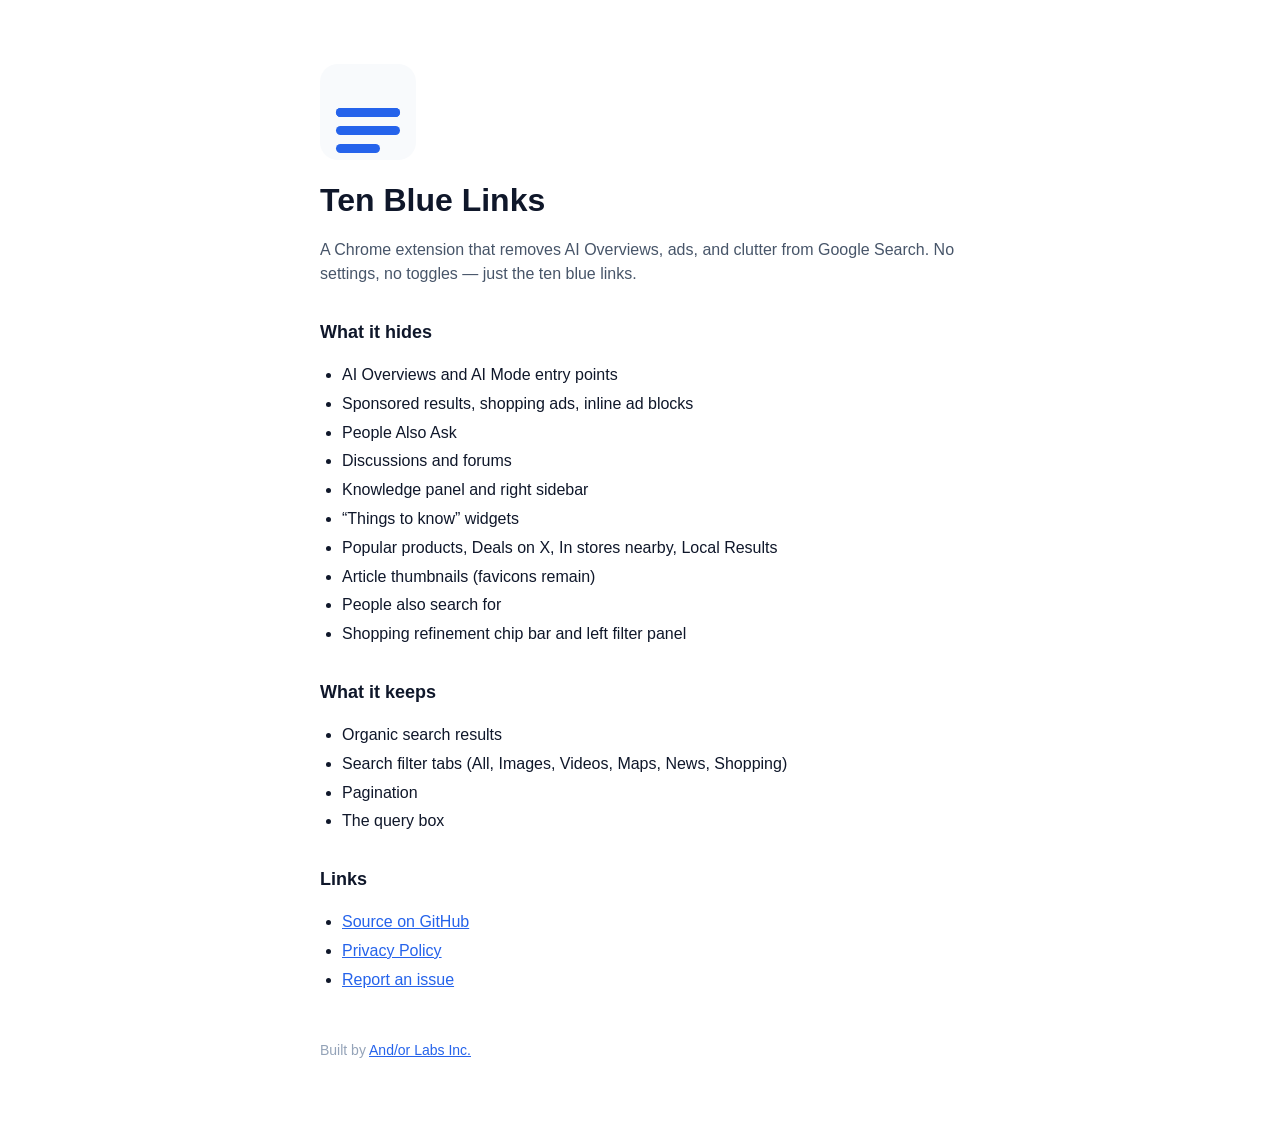
<file: docs/index.html>
<!doctype html>
<html lang="en">
<head>
  <meta charset="utf-8">
  <meta name="viewport" content="width=device-width,initial-scale=1">
  <title>Ten Blue Links</title>
  <meta name="description" content="A Chrome extension that removes AI Overviews, ads, and clutter from Google Search.">
  <style>
    :root { color-scheme: light; }
    body { font: 16px/1.55 -apple-system, BlinkMacSystemFont, "Segoe UI", Helvetica, Arial, sans-serif; max-width: 640px; margin: 64px auto; padding: 0 24px; color: #0f172a; }
    h1 { font-size: 32px; margin: 0 0 12px; }
    .sub { color: #475569; margin: 0 0 32px; }
    h2 { font-size: 18px; margin: 32px 0 8px; }
    ul { padding-left: 22px; }
    li { margin: 4px 0; }
    a { color: #2563eb; }
    .icon { width: 96px; height: 96px; background: #f8fafc; border-radius: 18px; display: grid; place-items: center; margin-bottom: 16px; }
    .icon div { width: 64px; height: 9px; background: #2563eb; border-radius: 5px; }
    .icon .row { display: grid; gap: 9px; }
    .icon .row :nth-child(3) { width: 44px; }
    footer { margin-top: 48px; color: #94a3b8; font-size: 14px; }
  </style>
</head>
<body>
  <div class="icon"><div class="row"><div></div><div></div><div></div></div></div>
  <h1>Ten Blue Links</h1>
  <p class="sub">A Chrome extension that removes AI Overviews, ads, and clutter from Google Search. No settings, no toggles — just the ten blue links.</p>

  <h2>What it hides</h2>
  <ul>
    <li>AI Overviews and AI Mode entry points</li>
    <li>Sponsored results, shopping ads, inline ad blocks</li>
    <li>People Also Ask</li>
    <li>Discussions and forums</li>
    <li>Knowledge panel and right sidebar</li>
    <li>“Things to know” widgets</li>
    <li>Popular products, Deals on X, In stores nearby, Local Results</li>
    <li>Article thumbnails (favicons remain)</li>
    <li>People also search for</li>
    <li>Shopping refinement chip bar and left filter panel</li>
  </ul>

  <h2>What it keeps</h2>
  <ul>
    <li>Organic search results</li>
    <li>Search filter tabs (All, Images, Videos, Maps, News, Shopping)</li>
    <li>Pagination</li>
    <li>The query box</li>
  </ul>

  <h2>Links</h2>
  <ul>
    <li><a href="https://github.com/eclecticv/ten-blue-links">Source on GitHub</a></li>
    <li><a href="./privacy/">Privacy Policy</a></li>
    <li><a href="https://github.com/eclecticv/ten-blue-links/issues">Report an issue</a></li>
  </ul>

  <footer>
    Built by <a href="https://andorlabs.ca">And/or Labs Inc.</a>
  </footer>
</body>
</html>
</file>
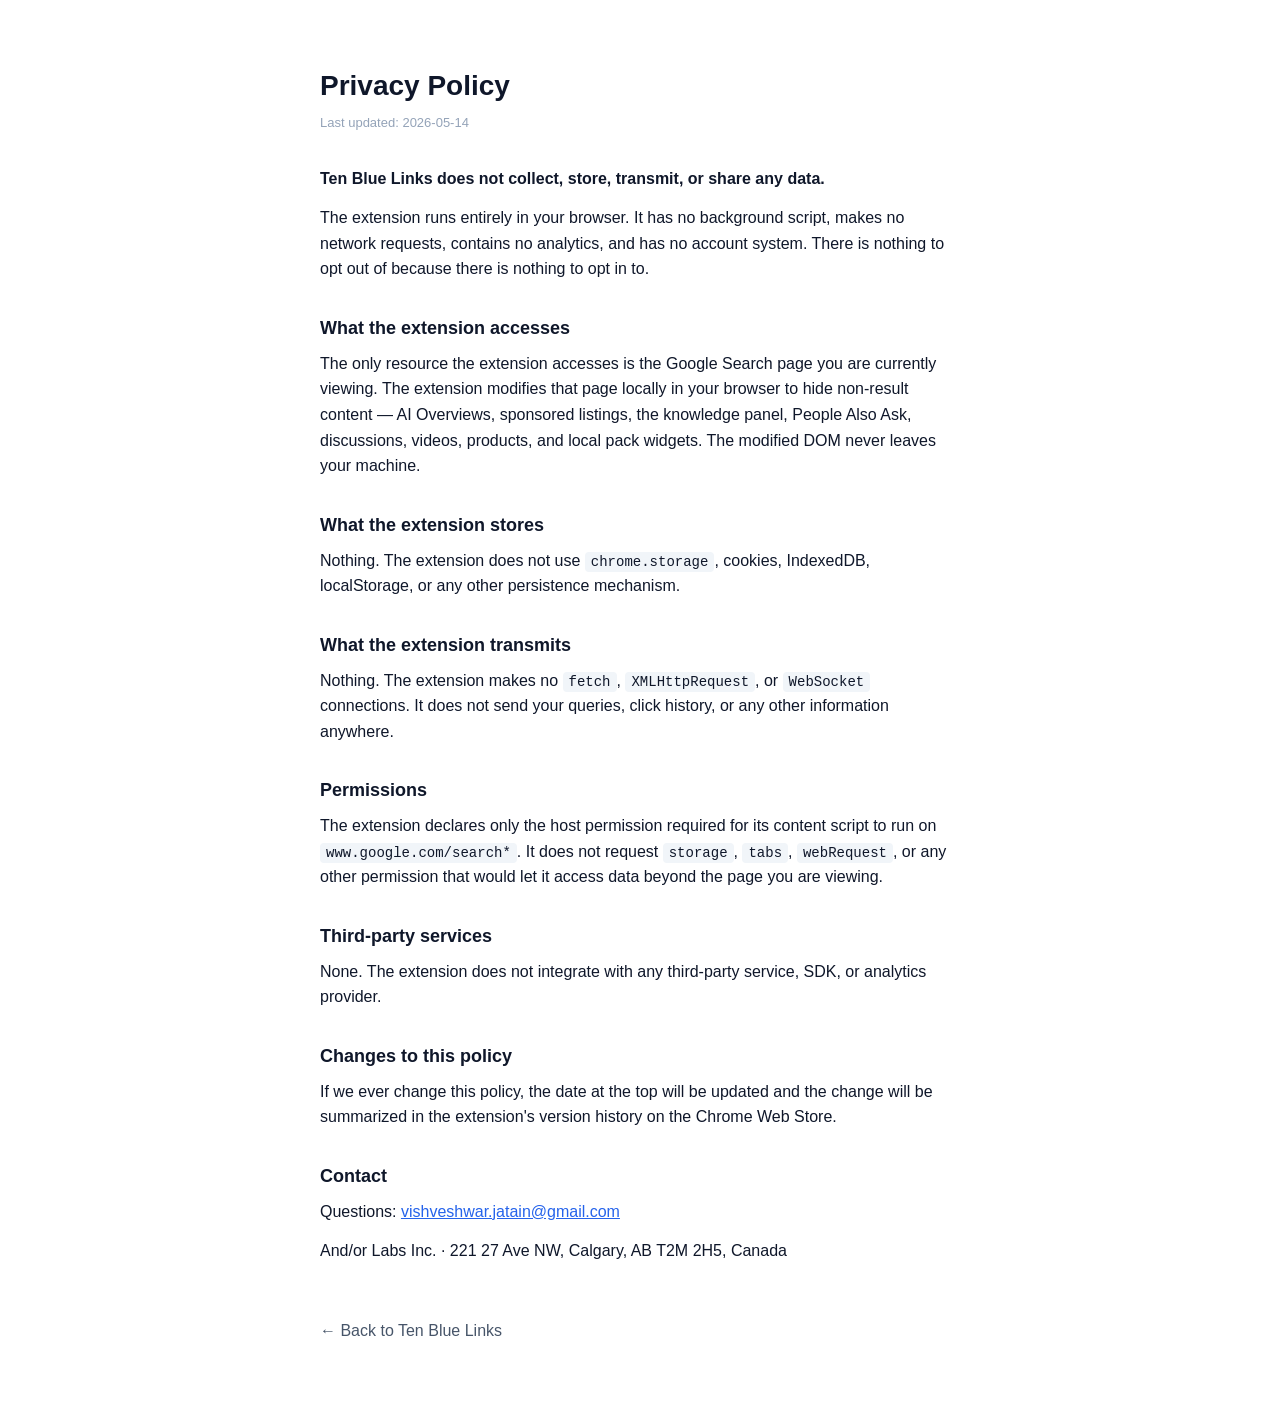
<file: docs/privacy/index.html>
<!doctype html>
<html lang="en">
<head>
  <meta charset="utf-8">
  <meta name="viewport" content="width=device-width,initial-scale=1">
  <title>Privacy Policy — Ten Blue Links</title>
  <meta name="description" content="Ten Blue Links does not collect, store, transmit, or share any data.">
  <style>
    :root { color-scheme: light; }
    body { font: 16px/1.6 -apple-system, BlinkMacSystemFont, "Segoe UI", Helvetica, Arial, sans-serif; max-width: 640px; margin: 64px auto; padding: 0 24px; color: #0f172a; }
    h1 { font-size: 28px; margin: 0 0 4px; }
    .updated { color: #94a3b8; font-size: 13px; margin: 0 0 32px; }
    h2 { font-size: 18px; margin: 32px 0 8px; }
    p { margin: 0 0 14px; }
    strong { font-weight: 700; }
    a { color: #2563eb; }
    code { background: #f1f5f9; padding: 2px 6px; border-radius: 4px; font-size: 14px; }
    .back { display: inline-block; margin-top: 40px; color: #475569; text-decoration: none; }
    .back:hover { color: #0f172a; }
  </style>
</head>
<body>
  <h1>Privacy Policy</h1>
  <p class="updated">Last updated: 2026-05-14</p>

  <p><strong>Ten Blue Links does not collect, store, transmit, or share any data.</strong></p>

  <p>The extension runs entirely in your browser. It has no background script, makes no network requests, contains no analytics, and has no account system. There is nothing to opt out of because there is nothing to opt in to.</p>

  <h2>What the extension accesses</h2>
  <p>The only resource the extension accesses is the Google Search page you are currently viewing. The extension modifies that page locally in your browser to hide non-result content — AI Overviews, sponsored listings, the knowledge panel, People Also Ask, discussions, videos, products, and local pack widgets. The modified DOM never leaves your machine.</p>

  <h2>What the extension stores</h2>
  <p>Nothing. The extension does not use <code>chrome.storage</code>, cookies, IndexedDB, localStorage, or any other persistence mechanism.</p>

  <h2>What the extension transmits</h2>
  <p>Nothing. The extension makes no <code>fetch</code>, <code>XMLHttpRequest</code>, or <code>WebSocket</code> connections. It does not send your queries, click history, or any other information anywhere.</p>

  <h2>Permissions</h2>
  <p>The extension declares only the host permission required for its content script to run on <code>www.google.com/search*</code>. It does not request <code>storage</code>, <code>tabs</code>, <code>webRequest</code>, or any other permission that would let it access data beyond the page you are viewing.</p>

  <h2>Third-party services</h2>
  <p>None. The extension does not integrate with any third-party service, SDK, or analytics provider.</p>

  <h2>Changes to this policy</h2>
  <p>If we ever change this policy, the date at the top will be updated and the change will be summarized in the extension's version history on the Chrome Web Store.</p>

  <h2>Contact</h2>
  <p>Questions: <a href="mailto:vishveshwar.jatain@gmail.com">vishveshwar.jatain@gmail.com</a></p>
  <p>And/or Labs Inc. · 221 27 Ave NW, Calgary, AB T2M 2H5, Canada</p>

  <a class="back" href="../">← Back to Ten Blue Links</a>
</body>
</html>
</file>
